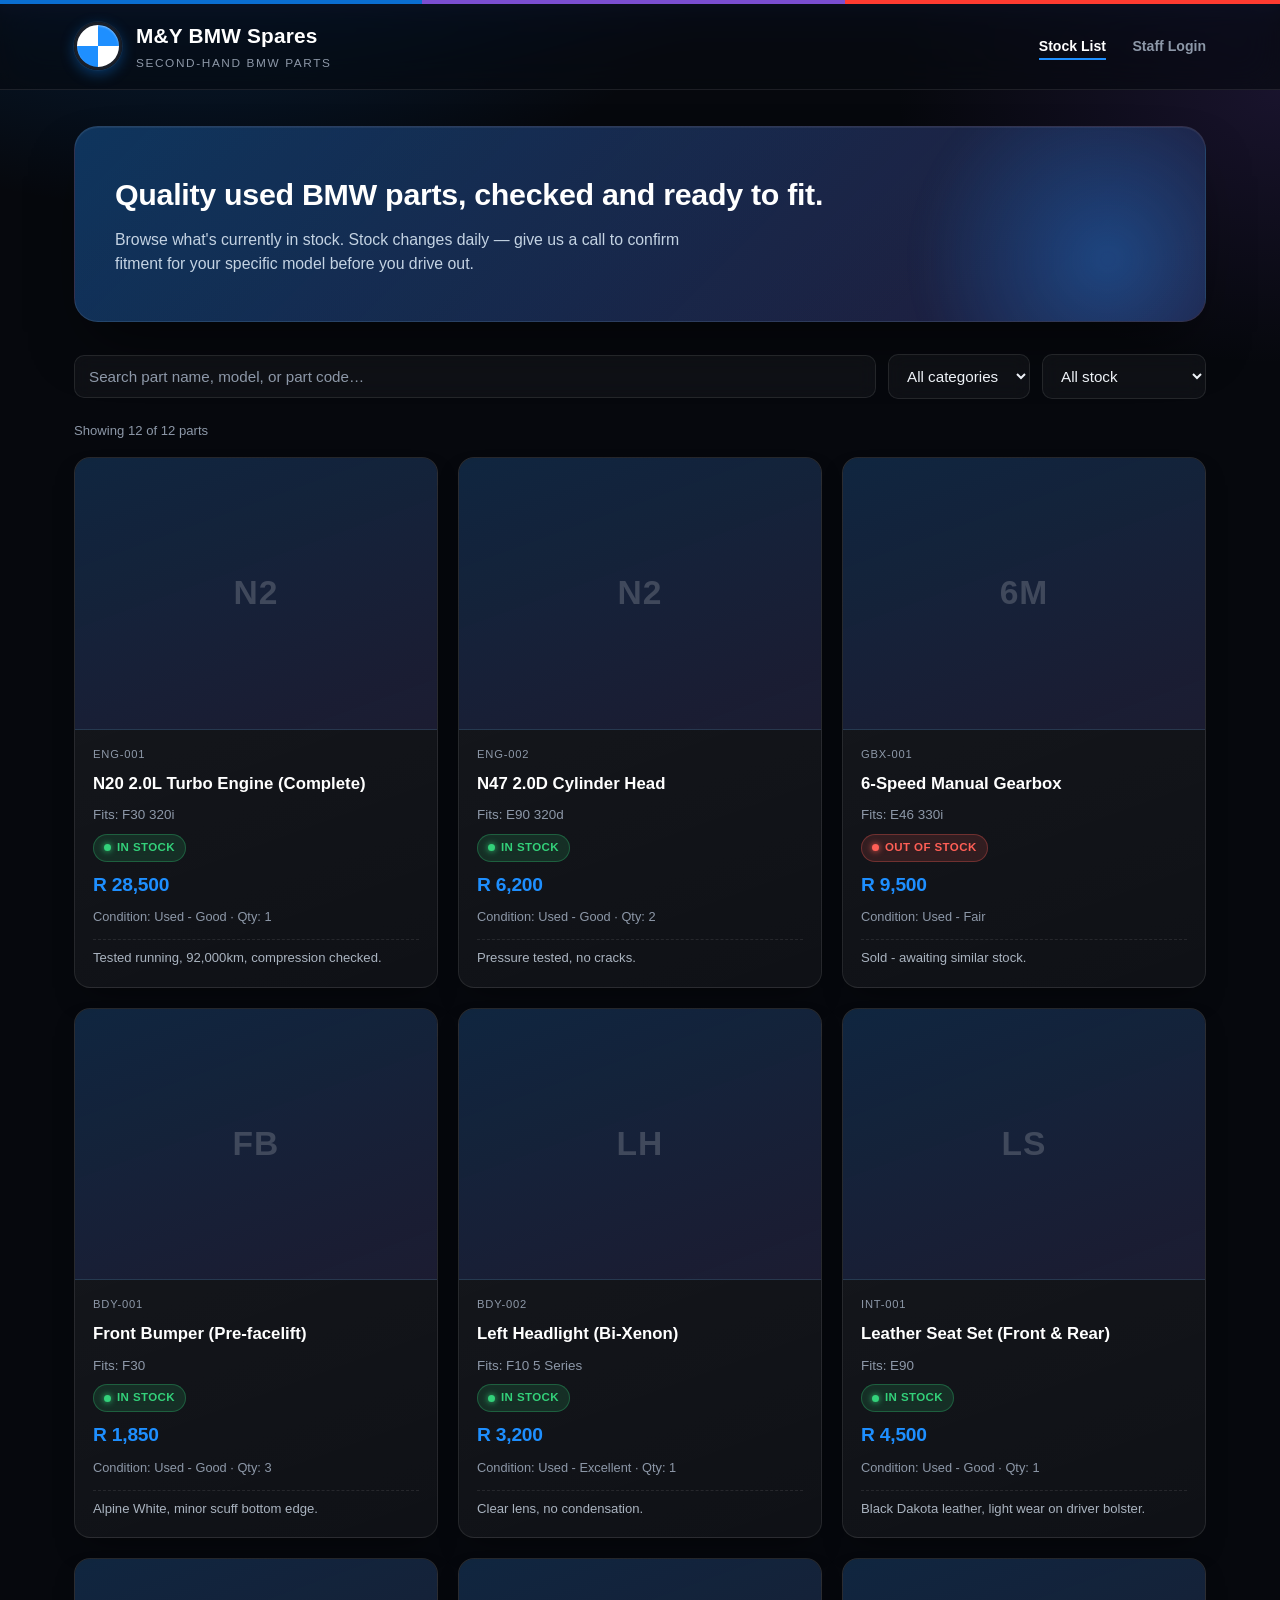
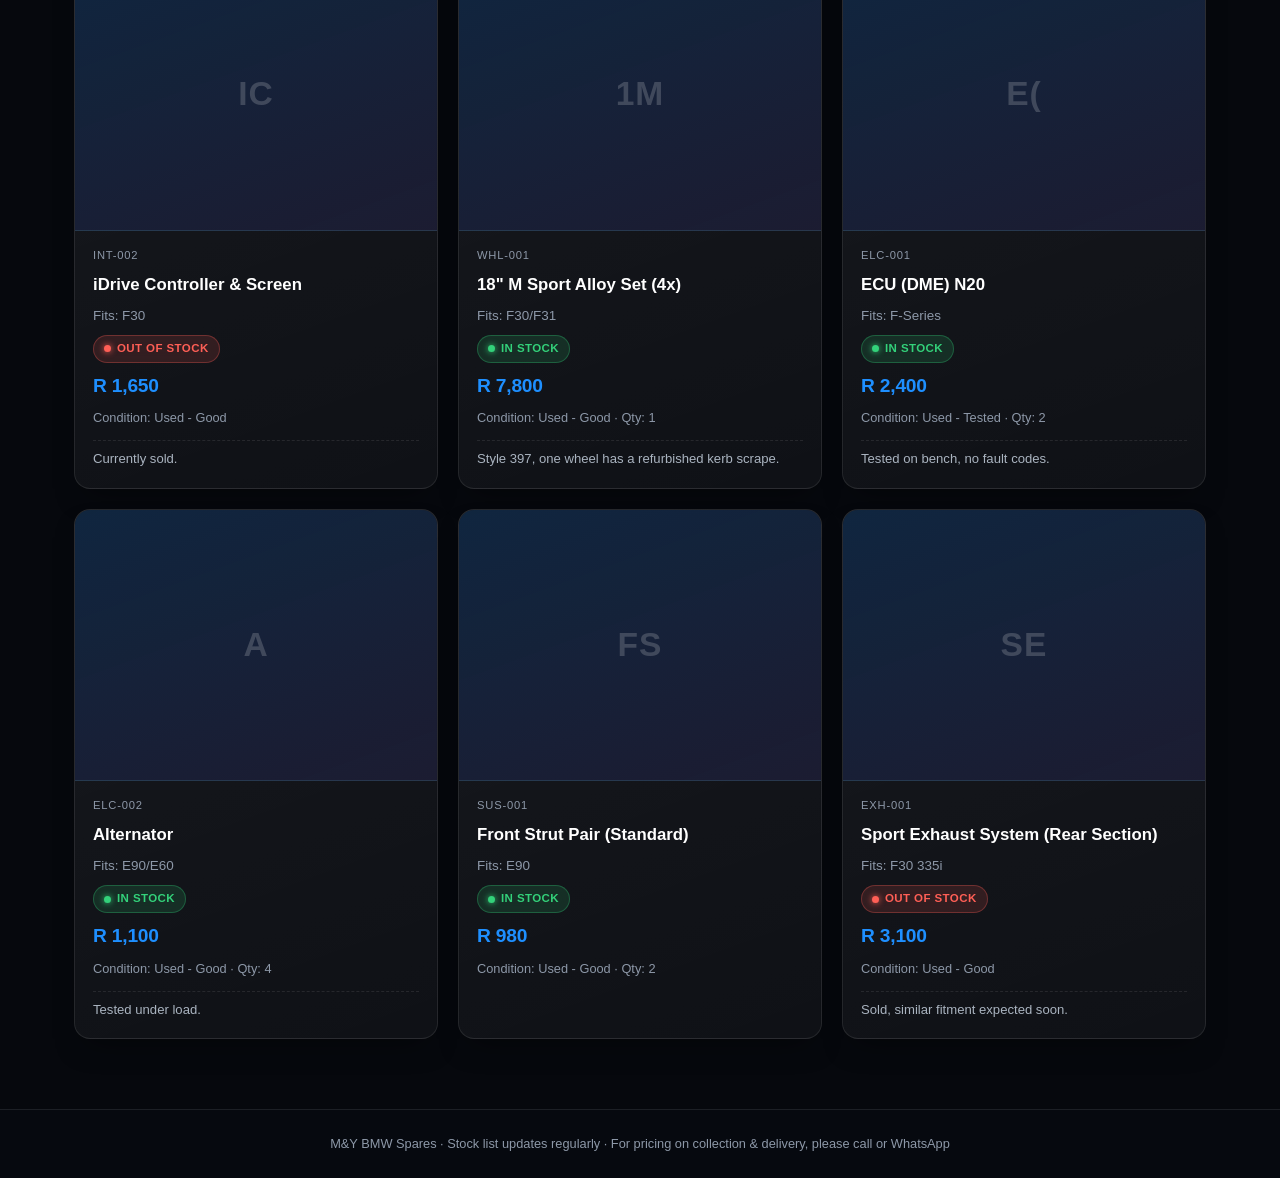
<file: index.html>
<!DOCTYPE html>
<html lang="en">
<head>
<meta charset="UTF-8">
<meta name="viewport" content="width=device-width, initial-scale=1.0">
<title>M&Y BMW Spares — Quality Second-Hand BMW Parts</title>
<meta name="description" content="M&Y BMW Spares — second-hand BMW parts. Browse current stock by category and model.">
<link rel="stylesheet" href="styles.css">
</head>
<body>

<div class="m-stripe"></div>
<header class="site-header">
  <div class="header-inner">
    <div class="brand">
      <div class="roundel"></div>
      <div>
        <h1>M&amp;Y BMW Spares</h1>
        <p>Second-hand BMW parts</p>
      </div>
    </div>
    <nav class="site-nav">
      <a href="index.html" class="active">Stock List</a>
      <a href="admin.html">Staff Login</a>
    </nav>
  </div>
</header>

<main>
  <section class="hero">
    <h2>Quality used BMW parts, checked and ready to fit.</h2>
    <p>Browse what's currently in stock. Stock changes daily — give us a call to confirm fitment for your specific model before you drive out.</p>
  </section>

  <div class="toolbar">
    <input type="search" id="search" placeholder="Search part name, model, or part code…">
    <select id="categoryFilter">
      <option value="">All categories</option>
    </select>
    <select id="stockFilter">
      <option value="">All stock</option>
      <option value="in">In stock only</option>
      <option value="out">Out of stock only</option>
    </select>
  </div>

  <div class="count-bar" id="countBar"></div>

  <div class="grid" id="grid"></div>
  <div class="empty" id="emptyMsg" style="display:none;">No parts match your search. Try a different term or filter.</div>
</main>

<footer>
  M&amp;Y BMW Spares · Stock list updates regularly · For pricing on collection &amp; delivery, please call or WhatsApp
</footer>

<script src="common.js"></script>
<script>
let allItems = [];

function renderCategoryOptions(items){
  const cats = [...new Set(items.map(i=>i.category))].sort();
  const sel = document.getElementById("categoryFilter");
  cats.forEach(c=>{
    const opt = document.createElement("option");
    opt.value = c; opt.textContent = c;
    sel.appendChild(opt);
  });
}

function initials(name){
  return name.split(" ").filter(Boolean).slice(0,2).map(w=>w[0]).join("").toUpperCase();
}

function mediaHTML(item){
  if (item.image){
    return `<div class="card-media"><img src="${item.image}" alt="${item.name}" loading="lazy" onerror="this.parentElement.innerHTML='<span class=\\'ph-icon\\'>${initials(item.name)}</span>'"></div>`;
  }
  return `<div class="card-media"><span class="ph-icon">${initials(item.name)}</span></div>`;
}

function cardHTML(item){
  const stockClass = item.inStock ? "in" : "out";
  const stockLabel = item.inStock ? "In stock" : "Out of stock";
  return `
    <div class="card">
      ${mediaHTML(item)}
      <div class="card-body">
        <span class="id">${item.id}</span>
        <h3>${item.name}</h3>
        <span class="model">Fits: ${item.model}</span>
        <span class="badge ${stockClass}">${stockLabel}</span>
        <span class="price">${formatPrice(item.price)}</span>
        <span class="meta">Condition: ${item.condition}${item.inStock && item.qty ? ` · Qty: ${item.qty}` : ""}</span>
        ${item.notes ? `<span class="notes">${item.notes}</span>` : ""}
      </div>
    </div>
  `;
}

function applyFilters(){
  const q = document.getElementById("search").value.trim().toLowerCase();
  const cat = document.getElementById("categoryFilter").value;
  const stock = document.getElementById("stockFilter").value;

  let filtered = allItems.filter(i=>{
    const matchesQ = !q || (i.name+" "+i.model+" "+i.id+" "+i.category).toLowerCase().includes(q);
    const matchesCat = !cat || i.category === cat;
    const matchesStock = !stock || (stock === "in" ? i.inStock : !i.inStock);
    return matchesQ && matchesCat && matchesStock;
  });

  const grid = document.getElementById("grid");
  const empty = document.getElementById("emptyMsg");
  document.getElementById("countBar").textContent = `Showing ${filtered.length} of ${allItems.length} parts`;

  if (filtered.length === 0){
    grid.innerHTML = "";
    empty.style.display = "block";
  } else {
    empty.style.display = "none";
    grid.innerHTML = filtered.map(cardHTML).join("");
  }
}

async function init(){
  allItems = await loadInventory();
  renderCategoryOptions(allItems);
  applyFilters();
  document.getElementById("search").addEventListener("input", applyFilters);
  document.getElementById("categoryFilter").addEventListener("change", applyFilters);
  document.getElementById("stockFilter").addEventListener("change", applyFilters);
}
init();
</script>
</body>
</html>
</file>
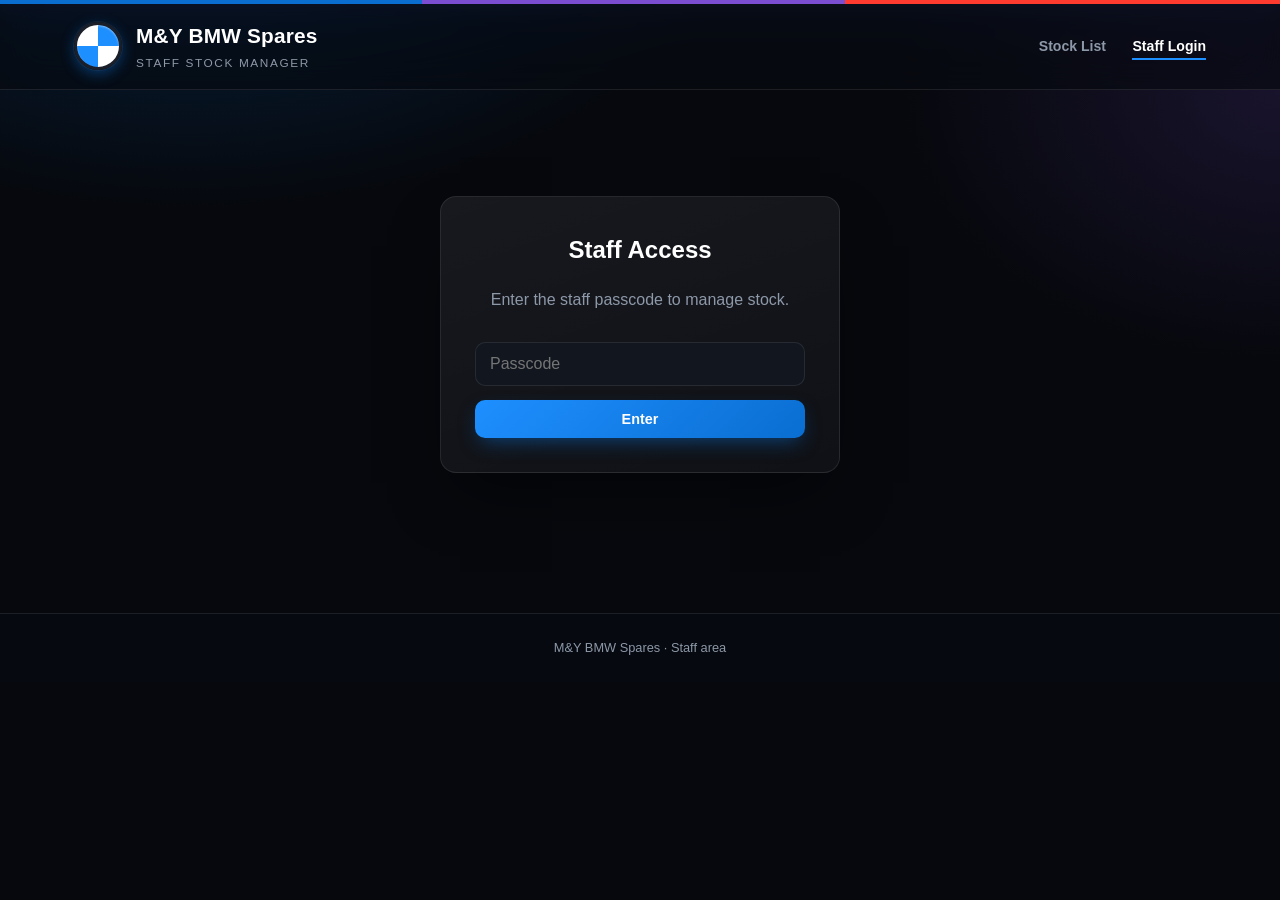
<file: admin.html>
<!DOCTYPE html>
<html lang="en">
<head>
<meta charset="UTF-8">
<meta name="viewport" content="width=device-width, initial-scale=1.0">
<title>Staff Stock Manager — M&Y BMW Spares</title>
<link rel="stylesheet" href="styles.css">
</head>
<body>

<div class="m-stripe"></div>
<header class="site-header">
  <div class="header-inner">
    <div class="brand">
      <div class="roundel"></div>
      <div>
        <h1>M&amp;Y BMW Spares</h1>
        <p>Staff stock manager</p>
      </div>
    </div>
    <nav class="site-nav">
      <a href="index.html">Stock List</a>
      <a href="admin.html" class="active">Staff Login</a>
    </nav>
  </div>
</header>

<main>
  <div id="gate" class="admin-gate">
    <h2>Staff Access</h2>
    <p>Enter the staff passcode to manage stock.</p>
    <input type="password" id="passcode" placeholder="Passcode">
    <button id="enterBtn" style="width:100%;">Enter</button>
    <p id="gateError" style="color:var(--m-red);font-size:0.85rem;display:none;margin-top:8px;">Wrong passcode, try again.</p>
  </div>

  <div id="panel" style="display:none;">
    <div class="hero">
      <h2>Stock Manager</h2>
      <p>Tick items in or out of stock, edit prices and quantities, then save. Saved changes update the public stock list on this device immediately — use "Download data.json" to publish the changes for everyone (see instructions below).</p>
    </div>

    <div class="admin-toolbar">
      <button id="addRowBtn">+ Add new part</button>
      <button id="downloadBtn" class="secondary">⬇ Download data.json</button>
      <button id="resetBtn" class="secondary">Reload from data.json</button>
    </div>

    <div id="cardsContainer"></div>

    <div class="save-bar">
      <span class="status-msg" id="statusMsg"></span>
      <button class="secondary" id="logoutBtn">Log out</button>
      <button id="saveBtn">Save changes</button>
    </div>

    <p style="font-size:0.82rem;color:#5b6770;margin-top:24px;">
      <strong>How publishing works:</strong> this page saves changes to this device only. To make new stock visible to everyone on the live website, click "Download data.json", then replace the <code>data.json</code> file in the GitHub repo with the downloaded one (upload it via github.com → your repo → "Add file" → "Upload files"). The site updates automatically a minute or two after that.
    </p>
  </div>
</main>

<footer>
  M&amp;Y BMW Spares · Staff area
</footer>

<script src="common.js"></script>
<script>
// Simple client-side passcode gate. This is NOT secure (anyone could view-source
// the passcode) — it is only meant to keep casual visitors from editing stock,
// not to protect sensitive data. Change PASSCODE below to whatever you like.
const PASSCODE = "MYBMW2026";

let items = [];

function checkPasscode(){
  const val = document.getElementById("passcode").value;
  if (val === PASSCODE){
    document.getElementById("gate").style.display = "none";
    document.getElementById("panel").style.display = "block";
    sessionStorage.setItem("mny_admin_ok", "1");
    init();
  } else {
    document.getElementById("gateError").style.display = "block";
  }
}

document.getElementById("enterBtn").addEventListener("click", checkPasscode);
document.getElementById("passcode").addEventListener("keydown", e=>{
  if (e.key === "Enter") checkPasscode();
});
document.getElementById("logoutBtn").addEventListener("click", ()=>{
  sessionStorage.removeItem("mny_admin_ok");
  location.reload();
});

function rowHTML(item, idx){
  const stockClass = item.inStock ? "in" : "out";
  const stockLabel = item.inStock ? "In stock" : "Out of stock";
  const imgTag = item.image
    ? `<img class="img-preview" src="${item.image}" alt="" onerror="this.outerHTML='<div class=&quot;img-preview placeholder&quot;>No photo</div>'">`
    : `<div class="img-preview placeholder">No photo</div>`;
  return `
    <div class="admin-card" data-idx="${idx}">
      <div class="img-cell">
        ${imgTag}
        <button type="button" class="upload-btn" data-idx="${idx}">Upload photo</button>
        <input type="file" accept="image/*" class="file-input" data-idx="${idx}" style="display:none;">
      </div>
      <div>
        <div class="field-grid">
          <div><label>Code</label><input type="text" class="f-id" value="${item.id}"></div>
          <div><label>Part name</label><input type="text" class="f-name" value="${item.name}"></div>
          <div><label>Category</label><input type="text" class="f-category" value="${item.category}"></div>
          <div><label>Fits model</label><input type="text" class="f-model" value="${item.model}"></div>
          <div><label>Condition</label><input type="text" class="f-condition" value="${item.condition}"></div>
          <div><label>Price (R)</label><input type="number" class="f-price" value="${item.price}" min="0"></div>
          <div><label>Qty</label><input type="number" class="f-qty" value="${item.qty}" min="0"></div>
          <div><label>Photo URL (optional)</label><input type="text" class="f-image" placeholder="images/example.jpg or https://…" value="${item.image || ""}"></div>
        </div>
        <div class="field-row-actions">
          <button class="toggle-stock ${stockClass}" data-idx="${idx}" type="button">${stockLabel}</button>
          <button class="row-delete" data-idx="${idx}" type="button">Remove</button>
        </div>
      </div>
    </div>
  `;
}

function renderTable(){
  document.getElementById("cardsContainer").innerHTML = items.map(rowHTML).join("");

  document.querySelectorAll(".toggle-stock").forEach(btn=>{
    btn.addEventListener("click", ()=>{
      collectFromInputs();
      const idx = Number(btn.dataset.idx);
      items[idx].inStock = !items[idx].inStock;
      if (!items[idx].inStock) items[idx].qty = 0;
      renderTable();
    });
  });

  document.querySelectorAll(".row-delete").forEach(btn=>{
    btn.addEventListener("click", ()=>{
      collectFromInputs();
      const idx = Number(btn.dataset.idx);
      if (confirm(`Remove "${items[idx].name}" from the list?`)){
        items.splice(idx,1);
        renderTable();
      }
    });
  });

  document.querySelectorAll(".upload-btn").forEach(btn=>{
    btn.addEventListener("click", ()=>{
      const idx = btn.dataset.idx;
      document.querySelector(`.file-input[data-idx="${idx}"]`).click();
    });
  });

  document.querySelectorAll(".file-input").forEach(input=>{
    input.addEventListener("change", (e)=>{
      const file = e.target.files[0];
      if (!file) return;
      if (file.size > 1.5 * 1024 * 1024){
        alert("Please choose a photo under 1.5MB — large photos make the stock file slow to load. Try a smaller image or compress it first.");
        return;
      }
      const reader = new FileReader();
      reader.onload = ()=>{
        collectFromInputs();
        const idx = Number(input.dataset.idx);
        items[idx].image = reader.result;
        renderTable();
      };
      reader.readAsDataURL(file);
    });
  });
}

function collectFromInputs(){
  document.querySelectorAll(".admin-card").forEach(row=>{
    const idx = Number(row.dataset.idx);
    items[idx].id = row.querySelector(".f-id").value.trim();
    items[idx].name = row.querySelector(".f-name").value.trim();
    items[idx].category = row.querySelector(".f-category").value.trim();
    items[idx].model = row.querySelector(".f-model").value.trim();
    items[idx].condition = row.querySelector(".f-condition").value.trim();
    items[idx].price = Number(row.querySelector(".f-price").value) || 0;
    items[idx].qty = Number(row.querySelector(".f-qty").value) || 0;
    const imageVal = row.querySelector(".f-image").value.trim();
    if (imageVal) items[idx].image = imageVal;
  });
}

document.getElementById("addRowBtn").addEventListener("click", ()=>{
  collectFromInputs();
  items.push({
    id: "NEW-" + (items.length+1).toString().padStart(3,"0"),
    name: "New part",
    category: "Uncategorised",
    model: "",
    price: 0,
    condition: "Used",
    inStock: true,
    qty: 1,
    notes: ""
  });
  renderTable();
});

document.getElementById("saveBtn").addEventListener("click", ()=>{
  collectFromInputs();
  saveInventoryLocal(items);
  const msg = document.getElementById("statusMsg");
  msg.textContent = "Saved on this device ✓ (download data.json to publish to the live site)";
  setTimeout(()=>{ msg.textContent = ""; }, 5000);
});

document.getElementById("downloadBtn").addEventListener("click", ()=>{
  collectFromInputs();
  const blob = new Blob([JSON.stringify(items, null, 2)], {type:"application/json"});
  const url = URL.createObjectURL(blob);
  const a = document.createElement("a");
  a.href = url; a.download = "data.json";
  a.click();
  URL.revokeObjectURL(url);
});

document.getElementById("resetBtn").addEventListener("click", async ()=>{
  if (confirm("This will discard local changes and reload the original data.json. Continue?")){
    localStorage.removeItem(STORAGE_KEY);
    items = await (await fetch("data.json")).json();
    renderTable();
  }
});

async function init(){
  items = await loadInventory();
  renderTable();
}

// Stay logged in within the same tab session
if (sessionStorage.getItem("mny_admin_ok") === "1"){
  document.getElementById("gate").style.display = "none";
  document.getElementById("panel").style.display = "block";
  init();
}
</script>
</body>
</html>
</file>
<file: styles.css>
:root{
  --bmw-blue:#0a6ed1;
  --bmw-blue-bright:#1e8fff;
  --bmw-blue-deep:#003d6e;
  --m-purple:#7b4ed1;
  --m-red:#ff3b30;
  --bg-0:#06080d;
  --bg-1:#0c1018;
  --bg-2:#11161f;
  --surface:rgba(255,255,255,0.04);
  --surface-hi:rgba(255,255,255,0.07);
  --line:rgba(255,255,255,0.09);
  --ink:#eef2f7;
  --ink-dim:#8d98a8;
  --white:#FFFFFF;
  --good:#33d17a;
  --out:#ff5f56;
  --radius:16px;
  --radius-sm:10px;
}

*{box-sizing:border-box;}
html,body{margin:0;padding:0;}
body{
  font-family:"Inter","Segoe UI",Roboto,Helvetica,Arial,sans-serif;
  background:
    radial-gradient(ellipse 900px 500px at 15% -10%, rgba(10,110,209,0.25), transparent 60%),
    radial-gradient(ellipse 700px 500px at 100% 10%, rgba(123,78,209,0.16), transparent 55%),
    var(--bg-0);
  background-attachment:fixed;
  color:var(--ink);
  line-height:1.55;
  -webkit-font-smoothing:antialiased;
}

a{color:var(--bmw-blue-bright);}

.m-stripe{
  height:4px;
  width:100%;
  background:linear-gradient(90deg,
    var(--bmw-blue) 0% 33%,
    var(--m-purple) 33% 66%,
    var(--m-red) 66% 100%);
  box-shadow:0 0 18px 1px rgba(123,78,209,0.55), 0 0 30px 4px rgba(10,110,209,0.35);
}

header.site-header{
  background:rgba(8,11,17,0.7);
  backdrop-filter:blur(18px) saturate(140%);
  -webkit-backdrop-filter:blur(18px) saturate(140%);
  border-bottom:1px solid var(--line);
  position:sticky;
  top:0;
  z-index:50;
}

.header-inner{
  max-width:1180px;
  margin:0 auto;
  padding:16px 24px;
  display:flex;
  align-items:center;
  justify-content:space-between;
  gap:16px;
  flex-wrap:wrap;
}

.brand{
  display:flex;
  align-items:center;
  gap:14px;
}

.roundel{
  width:48px;height:48px;border-radius:50%;
  background:conic-gradient(var(--bmw-blue-bright) 0deg 90deg, var(--white) 90deg 180deg, var(--bmw-blue-bright) 180deg 270deg, var(--white) 270deg 360deg);
  border:3px solid #1a1f29;
  flex-shrink:0;
  box-shadow:
    0 4px 14px rgba(10,110,209,0.45),
    0 0 0 1px rgba(255,255,255,0.06),
    inset 0 1px 2px rgba(255,255,255,0.5);
  transform:perspective(200px) rotateY(0deg);
  transition:transform .4s ease;
}
.brand:hover .roundel{transform:perspective(200px) rotateY(25deg);}

.brand h1{
  margin:0;
  font-size:1.3rem;
  letter-spacing:0.2px;
  font-weight:700;
  color:var(--white);
}
.brand p{
  margin:2px 0 0;
  font-size:0.74rem;
  color:var(--ink-dim);
  text-transform:uppercase;
  letter-spacing:1.6px;
}

nav.site-nav a{
  margin-left:22px;
  text-decoration:none;
  color:var(--ink-dim);
  font-weight:600;
  font-size:0.88rem;
  padding-bottom:4px;
  border-bottom:2px solid transparent;
  transition:color .15s, border-color .15s;
}
nav.site-nav a:hover, nav.site-nav a.active{
  color:var(--white);
  border-bottom-color:var(--bmw-blue-bright);
}

main{
  max-width:1180px;
  margin:0 auto;
  padding:36px 24px 70px;
}

.hero{
  position:relative;
  background:
    linear-gradient(135deg, rgba(10,110,209,0.35), rgba(123,78,209,0.18)),
    linear-gradient(160deg, var(--bg-2), var(--bg-1));
  border:1px solid var(--line);
  color:var(--white);
  border-radius:24px;
  padding:44px 40px;
  margin-bottom:32px;
  overflow:hidden;
  box-shadow:0 30px 60px -20px rgba(0,0,0,0.6), inset 0 1px 0 rgba(255,255,255,0.06);
}
.hero::after{
  content:"";
  position:absolute;
  top:-40%;right:-10%;
  width:420px;height:420px;
  background:radial-gradient(circle, rgba(30,143,255,0.35), transparent 65%);
  filter:blur(10px);
  pointer-events:none;
}
.hero h2{margin:0 0 10px;font-size:1.9rem;font-weight:800;letter-spacing:-0.3px;position:relative;}
.hero p{margin:0;color:#c4d3e3;max-width:580px;font-size:0.99rem;position:relative;}

.toolbar{
  display:flex;
  gap:12px;
  flex-wrap:wrap;
  margin-bottom:22px;
  align-items:center;
}
.toolbar input[type="search"], .toolbar select{
  padding:12px 14px;
  border:1px solid var(--line);
  border-radius:var(--radius-sm);
  font-size:0.95rem;
  background:var(--surface);
  color:var(--ink);
  backdrop-filter:blur(10px);
}
.toolbar input[type="search"]::placeholder{color:var(--ink-dim);}
.toolbar input[type="search"]{flex:1;min-width:220px;}
.toolbar select{color-scheme:dark;}

.count-bar{
  font-size:0.82rem;
  color:var(--ink-dim);
  margin-bottom:16px;
}

.grid{
  display:grid;
  grid-template-columns:repeat(auto-fill,minmax(270px,1fr));
  gap:20px;
  perspective:1200px;
}

.card{
  background:linear-gradient(160deg, var(--surface-hi), var(--surface));
  border:1px solid var(--line);
  border-radius:var(--radius);
  padding:0;
  display:flex;
  flex-direction:column;
  position:relative;
  overflow:hidden;
  box-shadow:0 14px 30px -14px rgba(0,0,0,0.55), inset 0 1px 0 rgba(255,255,255,0.04);
  transition:transform .25s ease, box-shadow .25s ease, border-color .25s ease;
}
.card:hover{
  transform:translateY(-6px) rotateX(1.5deg);
  border-color:rgba(30,143,255,0.4);
  box-shadow:0 26px 46px -16px rgba(10,110,209,0.35), 0 4px 14px rgba(0,0,0,0.5), inset 0 1px 0 rgba(255,255,255,0.06);
}
.card::before{
  content:"";
  position:absolute;top:0;left:0;right:0;height:3px;
  background:linear-gradient(90deg,var(--bmw-blue-bright),var(--m-purple),var(--m-red));
  opacity:0;
  transition:opacity .2s;
  z-index:2;
}
.card:hover::before{opacity:1;}

.card-media{
  width:100%;
  aspect-ratio:4/3;
  background:
    linear-gradient(160deg, rgba(10,110,209,0.18), rgba(123,78,209,0.10)),
    var(--bg-2);
  display:flex;
  align-items:center;
  justify-content:center;
  position:relative;
  overflow:hidden;
  border-bottom:1px solid var(--line);
}
.card-media img{
  width:100%;height:100%;object-fit:cover;
  display:block;
}
.card-media .ph-icon{
  font-size:2.1rem;
  font-weight:800;
  letter-spacing:1px;
  color:rgba(255,255,255,0.18);
}

.card-body{
  padding:16px 18px 18px;
  display:flex;
  flex-direction:column;
  gap:8px;
}

.card .id{
  font-size:0.7rem;
  letter-spacing:0.8px;
  color:var(--ink-dim);
  text-transform:uppercase;
}
.card h3{
  margin:0;
  font-size:1.05rem;
  font-weight:700;
  color:var(--white);
}
.card .model{
  font-size:0.84rem;
  color:var(--ink-dim);
}
.card .price{
  font-size:1.2rem;
  font-weight:800;
  color:var(--bmw-blue-bright);
  letter-spacing:-0.2px;
}
.card .meta{
  font-size:0.8rem;
  color:var(--ink-dim);
}
.card .notes{
  font-size:0.82rem;
  color:#aab4c0;
  border-top:1px dashed var(--line);
  padding-top:8px;
  margin-top:4px;
}

.badge{
  display:inline-flex;
  align-items:center;
  gap:6px;
  font-size:0.72rem;
  font-weight:700;
  padding:5px 11px;
  border-radius:999px;
  width:fit-content;
  text-transform:uppercase;
  letter-spacing:0.4px;
  backdrop-filter:blur(6px);
}
.badge.in{background:rgba(51,209,122,0.14);color:var(--good);box-shadow:inset 0 0 0 1px rgba(51,209,122,0.3);}
.badge.out{background:rgba(255,95,86,0.14);color:var(--out);box-shadow:inset 0 0 0 1px rgba(255,95,86,0.3);}
.badge::before{content:"";width:7px;height:7px;border-radius:50%;background:currentColor;box-shadow:0 0 6px currentColor;}

.empty{
  text-align:center;
  padding:70px 20px;
  color:var(--ink-dim);
}

footer{
  text-align:center;
  padding:24px;
  font-size:0.8rem;
  color:var(--ink-dim);
  border-top:1px solid var(--line);
  background:rgba(8,11,17,0.6);
}

.admin-gate{
  max-width:400px;
  margin:70px auto;
  background:linear-gradient(160deg, var(--surface-hi), var(--surface));
  border:1px solid var(--line);
  border-radius:var(--radius);
  padding:34px;
  text-align:center;
  box-shadow:0 30px 60px -20px rgba(0,0,0,0.6);
}
.admin-gate h2{color:var(--white);margin-top:0;}
.admin-gate p{color:var(--ink-dim);}
.admin-gate input{
  width:100%;
  padding:12px 14px;
  border:1px solid var(--line);
  border-radius:var(--radius-sm);
  margin:14px 0;
  font-size:1rem;
  background:var(--bg-2);
  color:var(--ink);
}

button{
  background:linear-gradient(135deg, var(--bmw-blue-bright), var(--bmw-blue));
  color:var(--white);
  border:none;
  padding:11px 18px;
  border-radius:var(--radius-sm);
  font-weight:700;
  cursor:pointer;
  font-size:0.9rem;
  box-shadow:0 8px 20px -6px rgba(10,110,209,0.55);
  transition:transform .15s, box-shadow .15s, filter .15s;
}
button:hover{transform:translateY(-1px);filter:brightness(1.08);}
button:active{transform:translateY(0);}
button.secondary{background:var(--surface);color:var(--ink);border:1px solid var(--line);box-shadow:none;}
button.secondary:hover{background:var(--surface-hi);filter:none;}
button.danger{background:linear-gradient(135deg,#ff6a60,var(--m-red));}

.admin-toolbar{
  display:flex;
  gap:10px;
  flex-wrap:wrap;
  margin-bottom:20px;
}

.admin-card{
  background:linear-gradient(160deg, var(--surface-hi), var(--surface));
  border:1px solid var(--line);
  border-radius:var(--radius);
  padding:16px;
  margin-bottom:14px;
  box-shadow:0 14px 30px -16px rgba(0,0,0,0.55);
  display:grid;
  grid-template-columns:96px 1fr;
  gap:16px;
}
.admin-card .img-cell{
  display:flex;
  flex-direction:column;
  align-items:center;
  gap:8px;
}
.admin-card .img-preview{
  width:96px;height:72px;
  border-radius:8px;
  background:var(--bg-2);
  border:1px solid var(--line);
  object-fit:cover;
  display:block;
}
.admin-card .img-preview.placeholder{
  display:flex;align-items:center;justify-content:center;
  color:var(--ink-dim);font-size:0.65rem;text-align:center;padding:4px;
}
.admin-card .upload-btn{
  font-size:0.7rem;
  padding:6px 10px;
  background:var(--surface);
  border:1px solid var(--line);
  color:var(--ink);
  box-shadow:none;
}
.admin-card .upload-btn:hover{background:var(--surface-hi);}

.field-grid{
  display:grid;
  grid-template-columns:repeat(auto-fit,minmax(140px,1fr));
  gap:10px;
}
.field-grid label{
  font-size:0.68rem;
  text-transform:uppercase;
  letter-spacing:0.5px;
  color:var(--ink-dim);
  display:block;
  margin-bottom:4px;
}
.field-grid input, .field-grid textarea{
  width:100%;
  padding:8px 10px;
  border:1px solid var(--line);
  border-radius:8px;
  font-size:0.85rem;
  background:var(--bg-2);
  color:var(--ink);
}
.field-row-actions{
  display:flex;
  align-items:center;
  justify-content:space-between;
  margin-top:10px;
  grid-column:1 / -1;
}

.toggle-stock{
  cursor:pointer;
  border:none;
  font-size:0.72rem;
  font-weight:700;
  padding:7px 14px;
  border-radius:999px;
  text-transform:uppercase;
  box-shadow:none;
}
.toggle-stock.in{background:rgba(51,209,122,0.14);color:var(--good);box-shadow:inset 0 0 0 1px rgba(51,209,122,0.35);}
.toggle-stock.out{background:rgba(255,95,86,0.14);color:var(--out);box-shadow:inset 0 0 0 1px rgba(255,95,86,0.35);}
.toggle-stock:hover{transform:none;filter:brightness(1.15);}

.save-bar{
  position:sticky;
  bottom:16px;
  background:rgba(15,19,28,0.85);
  backdrop-filter:blur(16px);
  border:1px solid var(--line);
  padding:14px 20px;
  display:flex;
  gap:12px;
  justify-content:flex-end;
  margin-top:20px;
  border-radius:var(--radius);
  box-shadow:0 20px 40px -16px rgba(0,0,0,0.6);
}

.status-msg{
  font-size:0.85rem;
  color:var(--good);
  align-self:center;
  margin-right:auto;
}

.row-delete{
  background:none;
  color:var(--out);
  border:none;
  font-weight:700;
  cursor:pointer;
  font-size:0.8rem;
  box-shadow:none;
  padding:6px 10px;
}
.row-delete:hover{transform:none;filter:none;text-decoration:underline;}

@media (max-width:640px){
  .admin-card{grid-template-columns:1fr;}
  .admin-card .img-cell{flex-direction:row;}
  .header-inner{flex-direction:column;align-items:flex-start;}
}
</file>
